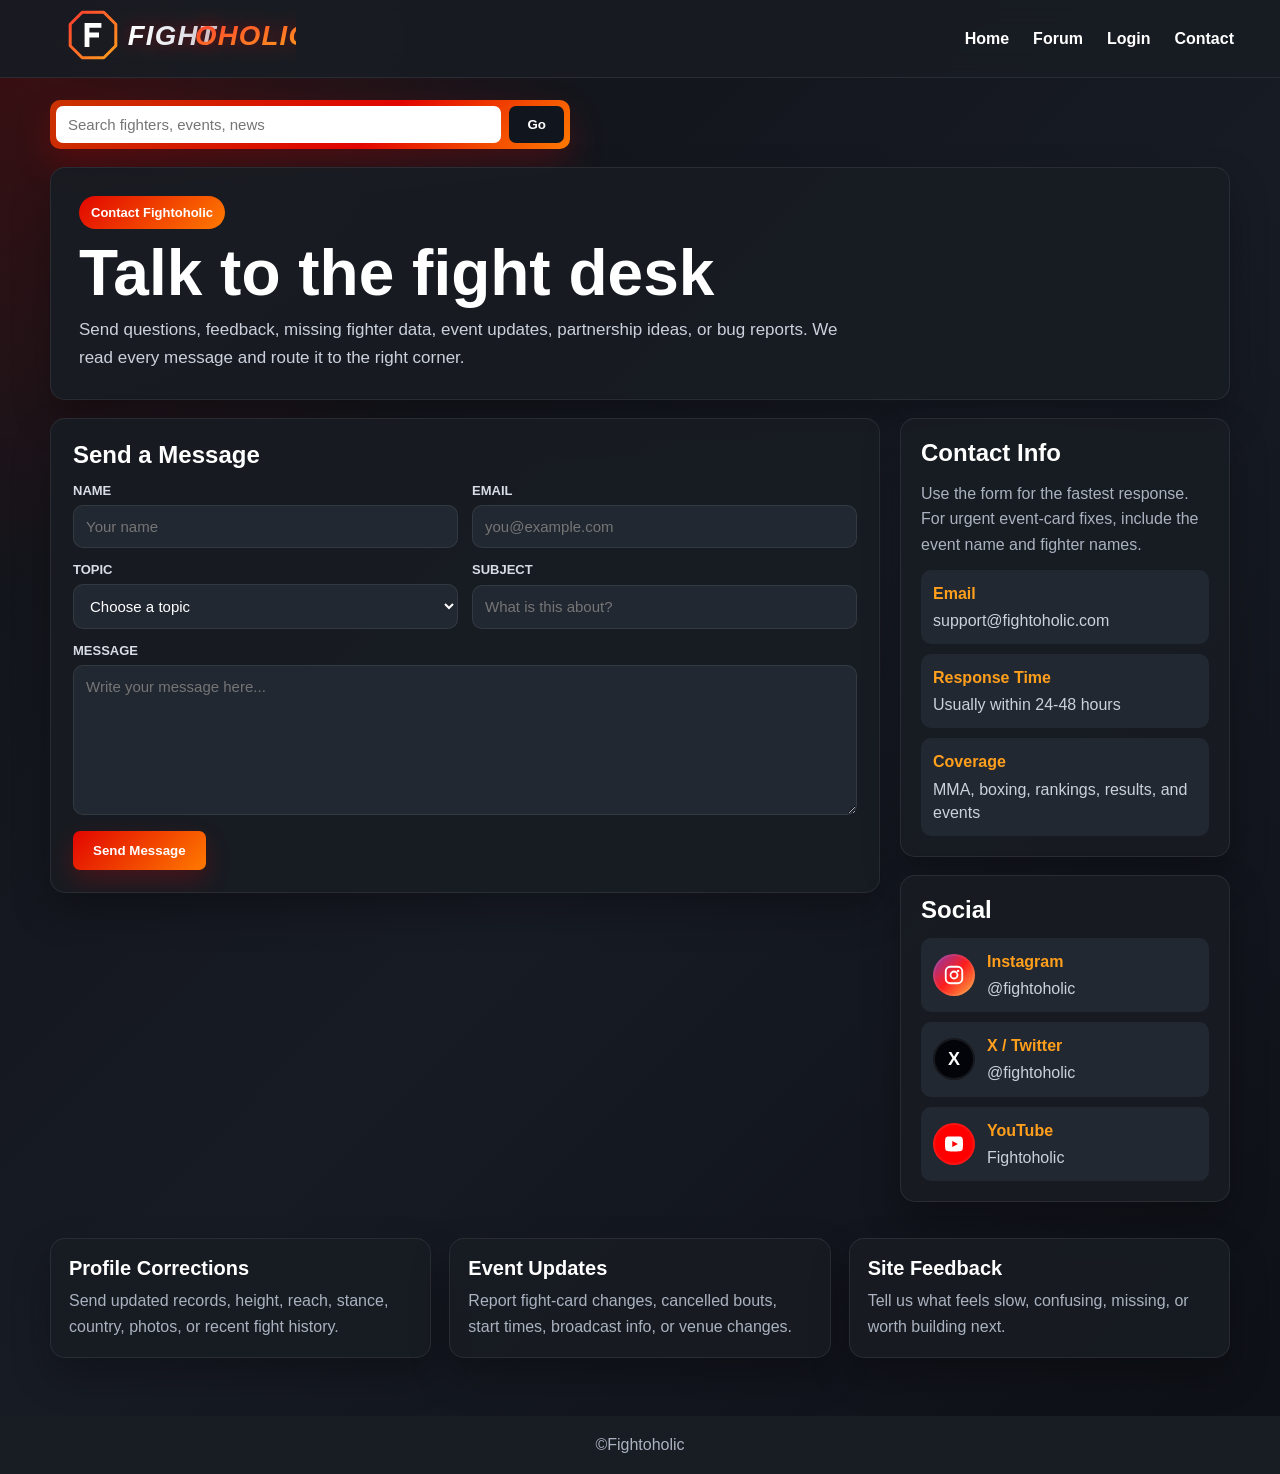
<file: projecttapo/html/contactpage.html>
<!DOCTYPE html>
<html lang="en">
<head>
  <meta charset="UTF-8">
  <meta name="viewport" content="width=device-width, initial-scale=1.0">
  <title>Contact | Fightoholic</title>
  <link rel="stylesheet" href="../css/contactpage.css">
</head>
<body>
  <nav>
    <div class="logo">
      <a class="ac" href="../index.html"
          ><svg class="site-logo" width="250" height="60" viewBox="0 0 180 50" fill="none" xmlns="http://www.w3.org/2000/svg">
  <defs>
    <linearGradient id="opt1Text" x1="0%" y1="0%" x2="100%" y2="0%">
      <stop offset="0%" stop-color="#FFFFFF" />
      <stop offset="100%" stop-color="#CFD5DF" />
    </linearGradient>
    <linearGradient id="opt1Glow" x1="0%" y1="0%" x2="100%" y2="100%">
      <stop offset="0%" stop-color="#FF3B30" />
      <stop offset="100%" stop-color="#FF9F1C" />
    </linearGradient>
  </defs>
  <path d="M6 16 L16 6 H34 L44 16 V34 L34 44 H16 L6 34 Z" fill="none" stroke="url(#opt1Glow)" stroke-width="2.5" stroke-linejoin="round"/>
  
  <path d="M18 15 H32 V19 H22 V23 H30 V27 H22 V35 H18 Z" fill="#FFFFFF" />
  
  <text x="54" y="33" font-family="'Impact', 'Arial Black', sans-serif" font-size="23" font-style="italic" font-weight="900" fill="url(#opt1Text)" letter-spacing="1">FIGHT</text>
  <text x="110" y="33" font-family="'Impact', 'Arial Black', sans-serif" font-size="23" font-style="italic" font-weight="900" fill="url(#opt1Glow)" letter-spacing="1">OHOLIC</text>
</svg></a>
    </div>
    <ul>
       <li><a class="c" href="../index.html">Home</a></li>
        <li><a class="c" href="forum.html">Forum</a></li>
        <li><a class="c" href="login.html">Login</a></li>
        <li><a class="c" href="contactpage.html">Contact</a></li>
    </ul>
  </nav>

  <main class="page">
    <form class="search-bar">
      <input type="text" id="searchBox" placeholder="Search fighters, events, news">
      <button type="button" onclick="searchBoxer()">Go</button>
    </form>

    <section class="card contact-hero">
      <span class="badge">Contact Fightoholic</span>
      <h1>Talk to the fight desk</h1>
      <p>Send questions, feedback, missing fighter data, event updates, partnership ideas, or bug reports. We read every message and route it to the right corner.</p>
    </section>

    <div class="contact-layout">
      <section class="card form-card">
        <h2>Send a Message</h2>
        <form id="contactForm">
          <div class="form-grid">
            <div class="field">
              <label for="name">Name</label>
              <input type="text" id="name" placeholder="Your name" required>
            </div>

            <div class="field">
              <label for="email">Email</label>
              <input type="email" id="email" placeholder="you@example.com" required>
            </div>

            <div class="field">
              <label for="topic">Topic</label>
              <select id="topic" required>
                <option value="">Choose a topic</option>
                <option>Fighter profile update</option>
                <option>Event correction</option>
                <option>Prediction issue</option>
                <option>Partnership</option>
                <option>General feedback</option>
              </select>
            </div>

            <div class="field">
              <label for="subject">Subject</label>
              <input type="text" id="subject" placeholder="What is this about?" required>
            </div>

            <div class="field full">
              <label for="message">Message</label>
              <textarea id="message" placeholder="Write your message here..." required></textarea>
            </div>
          </div>

          <button class="submit-btn" type="submit">Send Message</button>
          <div class="contact-status" id="contactStatus">Thanks. Your message has been prepared for Fightoholic.</div>
        </form>
      </section>

      <aside>
        <section class="card side-card">
          <h2>Contact Info</h2>
          <p>Use the form for the fastest response. For urgent event-card fixes, include the event name and fighter names.</p>
          <ul class="contact-list">
            <li><strong>Email</strong>support@fightoholic.com</li>
            <li><strong>Response Time</strong>Usually within 24-48 hours</li>
            <li><strong>Coverage</strong>MMA, boxing, rankings, results, and events</li>
          </ul>
        </section>

        <section class="card side-card">
          <h2>Social</h2>
          <ul class="contact-list social-links">
            <li>
              <a class="social-link instagram" href="https://www.instagram.com/fightoholic" target="_blank" rel="noopener">
                <span class="social-icon" aria-hidden="true">
                  <svg viewBox="0 0 24 24">
                    <path d="M7.8 2h8.4A5.81 5.81 0 0 1 22 7.8v8.4a5.81 5.81 0 0 1-5.8 5.8H7.8A5.81 5.81 0 0 1 2 16.2V7.8A5.81 5.81 0 0 1 7.8 2Zm0 2A3.81 3.81 0 0 0 4 7.8v8.4A3.81 3.81 0 0 0 7.8 20h8.4a3.81 3.81 0 0 0 3.8-3.8V7.8A3.81 3.81 0 0 0 16.2 4H7.8Zm8.7 2.2a1.3 1.3 0 1 1 0 2.6 1.3 1.3 0 0 1 0-2.6ZM12 7.2a4.8 4.8 0 1 1 0 9.6 4.8 4.8 0 0 1 0-9.6Zm0 2a2.8 2.8 0 1 0 0 5.6 2.8 2.8 0 0 0 0-5.6Z"/>
                  </svg>
                </span>
                <span><strong>Instagram</strong>@fightoholic</span>
              </a>
            </li>
            <li>
              <a class="social-link x-twitter" href="https://x.com/fightoholic" target="_blank" rel="noopener">
                <span class="social-icon" aria-hidden="true">X</span>
                <span><strong>X / Twitter</strong>@fightoholic</span>
              </a>
            </li>
            <li>
              <a class="social-link youtube" href="https://www.youtube.com/@fightoholic" target="_blank" rel="noopener">
                <span class="social-icon" aria-hidden="true">
                  <svg viewBox="0 0 24 24">
                    <path d="M21.6 7.2s-.2-1.6-.8-2.3c-.8-.9-1.7-.9-2.1-1C15.8 3.7 12 3.7 12 3.7s-3.8 0-6.7.2c-.4.1-1.3.1-2.1 1-.6.7-.8 2.3-.8 2.3S2.2 9.1 2.2 11v1.8c0 1.9.2 3.8.2 3.8s.2 1.6.8 2.3c.8.9 1.9.9 2.4 1 1.7.2 6.4.2 6.4.2s3.8 0 6.7-.2c.4-.1 1.3-.1 2.1-1 .6-.7.8-2.3.8-2.3s.2-1.9.2-3.8V11c0-1.9-.2-3.8-.2-3.8ZM10.1 15.2V8.7l6.2 3.3-6.2 3.2Z"/>
                  </svg>
                </span>
                <span><strong>YouTube</strong>Fightoholic</span>
              </a>
            </li>
          </ul>
        </section>
      </aside>
    </div>

    <section class="support-grid">
      <article class="card support-card">
        <h3>Profile Corrections</h3>
        <p>Send updated records, height, reach, stance, country, photos, or recent fight history.</p>
      </article>

      <article class="card support-card">
        <h3>Event Updates</h3>
        <p>Report fight-card changes, cancelled bouts, start times, broadcast info, or venue changes.</p>
      </article>

      <article class="card support-card">
        <h3>Site Feedback</h3>
        <p>Tell us what feels slow, confusing, missing, or worth building next.</p>
      </article>
    </section>
  </main>

  <footer>
    <p>&copy;Fightoholic</p>
  </footer>

  <script>
    function searchBoxer() {
      const query = document.getElementById("searchBox").value.trim();
      if (query) {
        alert("Searching for: " + query);
      }
    }

    document.getElementById("contactForm").addEventListener("submit", function (event) {
      event.preventDefault();
      document.getElementById("contactStatus").style.display = "block";
      this.reset();
    });
  </script>
</body>
</html>
</file>
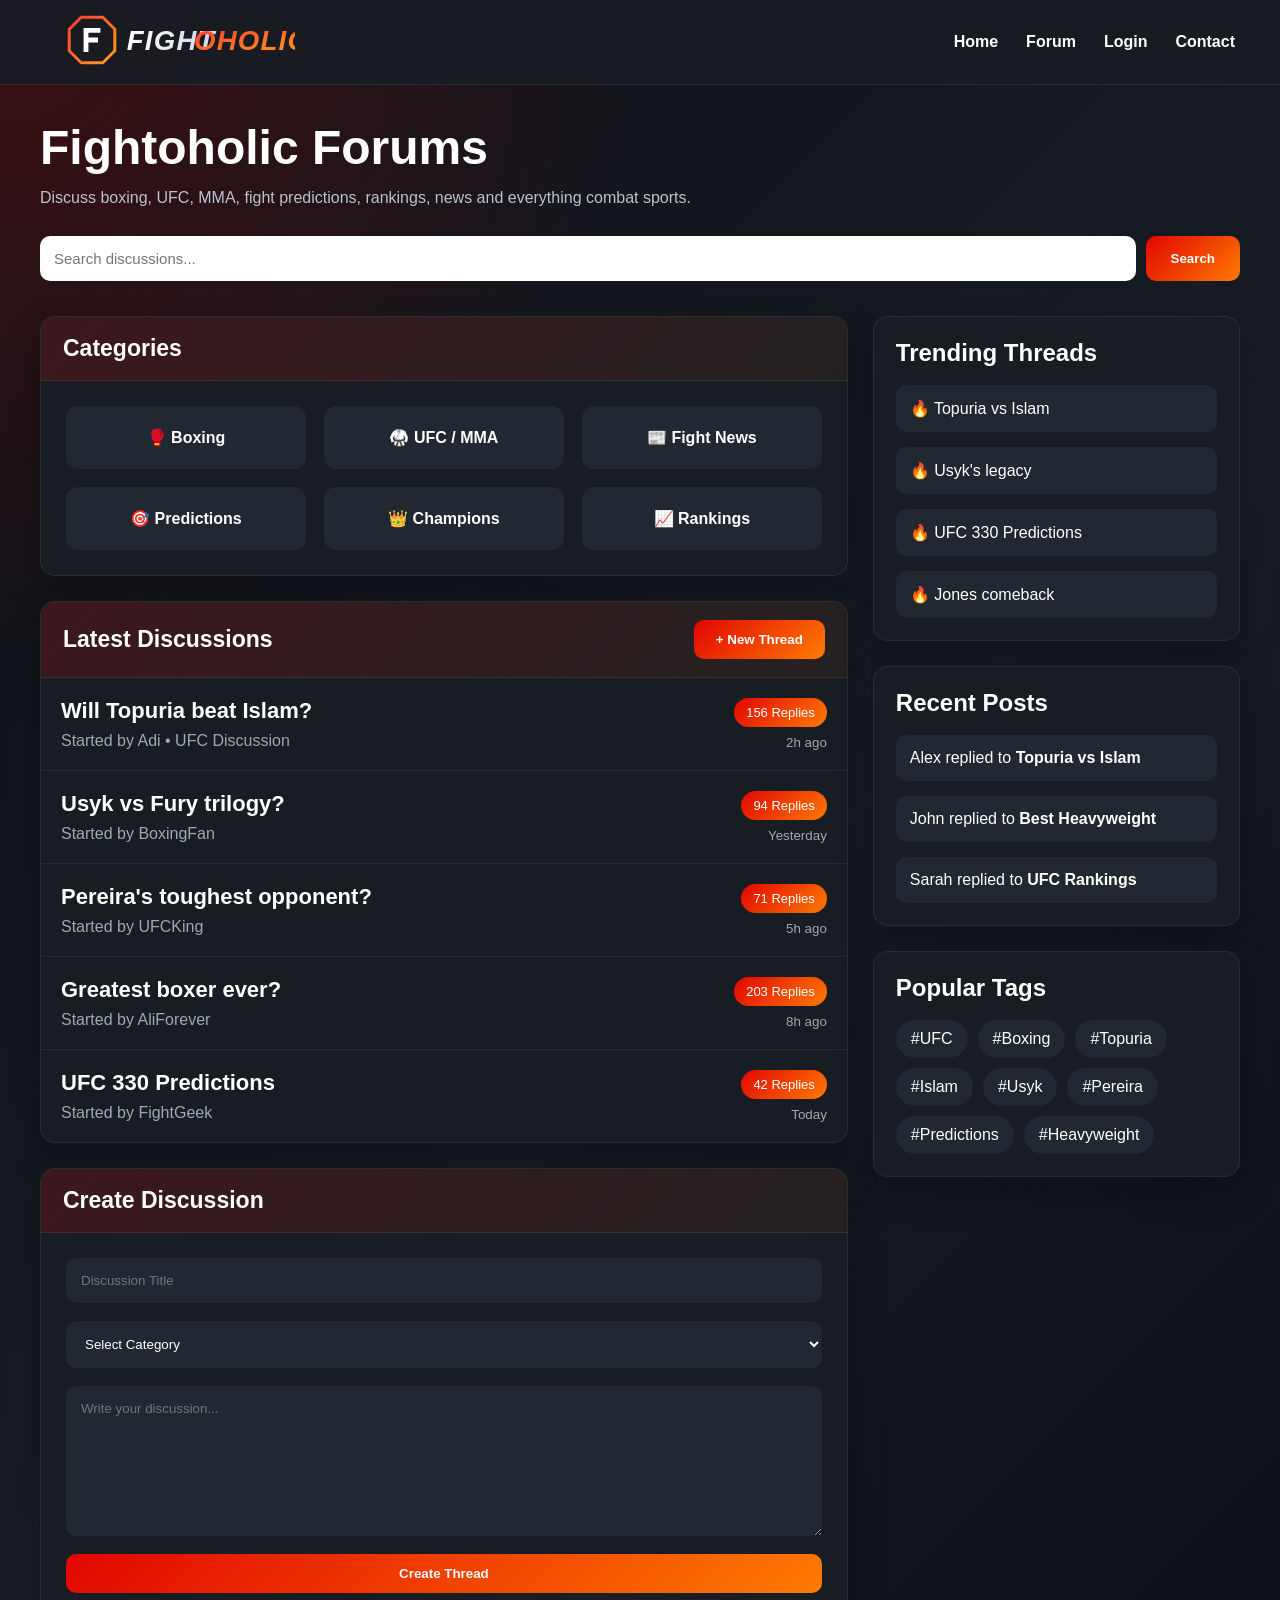
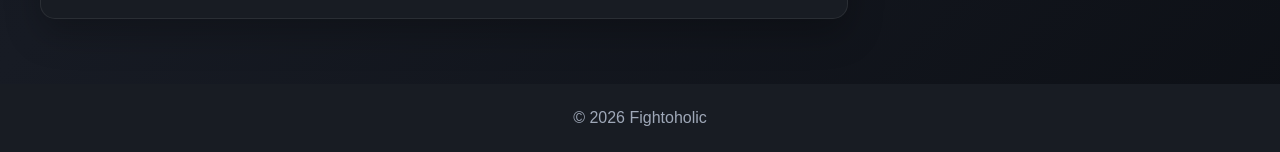
<file: projecttapo/html/forum.html>
<!DOCTYPE html>
<html lang="en">
<head>
    <meta charset="UTF-8">
    <meta name="viewport" content="width=device-width, initial-scale=1.0">
    <title>Fightoholic Forum</title>
   <link rel="stylesheet" href="../css/forum.css">

</head>
<body>

<nav>
    <div class="logo">
         <a class="ac" href="../index.html"
          ><svg class="site-logo" width="250" height="60" viewBox="0 0 180 50" fill="none" xmlns="http://www.w3.org/2000/svg">
  <defs>
    <linearGradient id="opt1Text" x1="0%" y1="0%" x2="100%" y2="0%">
      <stop offset="0%" stop-color="#FFFFFF" />
      <stop offset="100%" stop-color="#CFD5DF" />
    </linearGradient>
    <linearGradient id="opt1Glow" x1="0%" y1="0%" x2="100%" y2="100%">
      <stop offset="0%" stop-color="#FF3B30" />
      <stop offset="100%" stop-color="#FF9F1C" />
    </linearGradient>
  </defs>
  <path d="M6 16 L16 6 H34 L44 16 V34 L34 44 H16 L6 34 Z" fill="none" stroke="url(#opt1Glow)" stroke-width="2.5" stroke-linejoin="round"/>
  
  <path d="M18 15 H32 V19 H22 V23 H30 V27 H22 V35 H18 Z" fill="#FFFFFF" />
  
  <text x="54" y="33" font-family="'Impact', 'Arial Black', sans-serif" font-size="23" font-style="italic" font-weight="900" fill="url(#opt1Text)" letter-spacing="1">FIGHT</text>
  <text x="110" y="33" font-family="'Impact', 'Arial Black', sans-serif" font-size="23" font-style="italic" font-weight="900" fill="url(#opt1Glow)" letter-spacing="1">OHOLIC</text>
</svg></a>
    </div>

    <ul>
        <li><a class="c" href="../index.html">Home</a></li>
        <li><a class="c" href="forum.html">Forum</a></li>
        <li><a class="c" href="login.html">Login</a></li>
        <li><a class="c" href="contactpage.html">Contact</a></li>
    </ul>
</nav>

<!-- ================= HEADER ================= -->

<header class="forum-header">

    <h1>Fightoholic Forums</h1>

    <p>
        Discuss boxing, UFC, MMA, fight predictions,
        rankings, news and everything combat sports.
    </p>

    <div class="search-box">
        <input type="text" placeholder="Search discussions...">
        <button>Search</button>
    </div>

</header>

<!-- ================= MAIN ================= -->

<div class="container">

    <!-- LEFT -->

    <main>

        <!-- Categories -->

        <section class="card">

            <div class="section-title">
                <h2>Categories</h2>
            </div>

            <div class="categories">

                <div class="category">
                    🥊 Boxing
                </div>

                <div class="category">
                    🥋 UFC / MMA
                </div>

                <div class="category">
                    📰 Fight News
                </div>

                <div class="category">
                    🎯 Predictions
                </div>

                <div class="category">
                    👑 Champions
                </div>

                <div class="category">
                    📈 Rankings
                </div>

            </div>

        </section>

        <!-- Latest Discussions -->

        <section class="card">

            <div class="section-title">

                <h2>Latest Discussions</h2>

                <button class="new-thread">
                    + New Thread
                </button>

            </div>

            <div class="thread">

                <div>

                    <h3>
                        Will Topuria beat Islam?
                    </h3>

                    <p>
                        Started by Adi • UFC Discussion
                    </p>

                </div>

                <div class="thread-info">

                    <span>156 Replies</span>

                    <small>2h ago</small>

                </div>

            </div>

            <div class="thread">

                <div>

                    <h3>
                        Usyk vs Fury trilogy?
                    </h3>

                    <p>
                        Started by BoxingFan
                    </p>

                </div>

                <div class="thread-info">

                    <span>94 Replies</span>

                    <small>Yesterday</small>

                </div>

            </div>

            <div class="thread">

                <div>

                    <h3>
                        Pereira's toughest opponent?
                    </h3>

                    <p>
                        Started by UFCKing
                    </p>

                </div>

                <div class="thread-info">

                    <span>71 Replies</span>

                    <small>5h ago</small>

                </div>

            </div>

            <div class="thread">

                <div>

                    <h3>
                        Greatest boxer ever?
                    </h3>

                    <p>
                        Started by AliForever
                    </p>

                </div>

                <div class="thread-info">

                    <span>203 Replies</span>

                    <small>8h ago</small>

                </div>

            </div>

            <div class="thread">

                <div>

                    <h3>
                        UFC 330 Predictions
                    </h3>

                    <p>
                        Started by FightGeek
                    </p>

                </div>

                <div class="thread-info">

                    <span>42 Replies</span>

                    <small>Today</small>

                </div>

            </div>

        </section>

        <!-- Create Thread -->

        <section class="card">

            <div class="section-title">

                <h2>Create Discussion</h2>

            </div>

            <form id="threadForm">

                <input
                type="text"
                placeholder="Discussion Title">

                <select>

                    <option>
                        Select Category
                    </option>

                    <option>
                        Boxing
                    </option>

                    <option>
                        UFC / MMA
                    </option>

                    <option>
                        Fight News
                    </option>

                    <option>
                        Predictions
                    </option>

                    <option>
                        Rankings
                    </option>

                </select>

                <textarea
                rows="8"
                placeholder="Write your discussion..."></textarea>

                <button type="submit">

                    Create Thread

                </button>

            </form>

        </section>

    </main>

    <!-- RIGHT SIDEBAR -->

    <aside>

        <!-- Trending Threads -->

        <section class="card">

            <h2>
                Trending Threads
            </h2>

            <ul class="side-list">

                <li>

                    🔥 Topuria vs Islam

                </li>

                <li>

                    🔥 Usyk's legacy

                </li>

                <li>

                    🔥 UFC 330 Predictions

                </li>

                <li>

                    🔥 Jones comeback

                </li>

            </ul>

        </section>

        <!-- Recent Posts -->

        <section class="card">

            <h2>

                Recent Posts

            </h2>

            <ul class="side-list">

                <li>

                    Alex replied to
                    <strong>
                        Topuria vs Islam
                    </strong>

                </li>

                <li>

                    John replied to
                    <strong>
                        Best Heavyweight
                    </strong>

                </li>

                <li>

                    Sarah replied to
                    <strong>
                        UFC Rankings
                    </strong>

                </li>

            </ul>

        </section>

        <!-- Popular Tags -->

        <section class="card">

            <h2>

                Popular Tags

            </h2>

            <div class="tags">

                <span>#UFC</span>

                <span>#Boxing</span>

                <span>#Topuria</span>

                <span>#Islam</span>

                <span>#Usyk</span>

                <span>#Pereira</span>

                <span>#Predictions</span>

                <span>#Heavyweight</span>

            </div>

        </section>

    </aside>

</div>

<!-- ================= FOOTER ================= -->

<footer>

    © 2026 Fightoholic

</footer>

<!-- <script src=""></script> -->

</body>
</html>
</file>
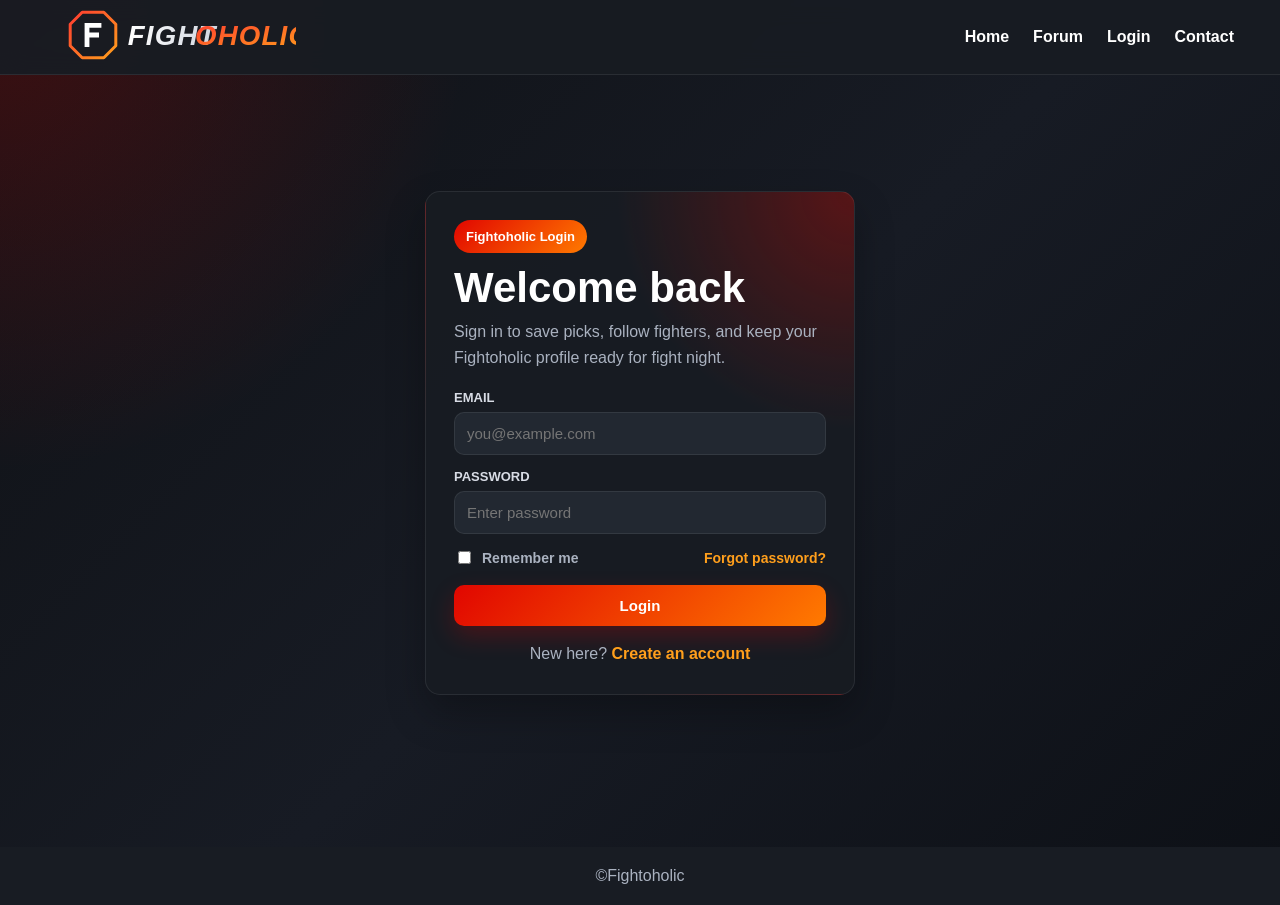
<file: projecttapo/html/login.html>
<!DOCTYPE html>
<html lang="en">
<head>
  <meta charset="UTF-8">
  <meta name="viewport" content="width=device-width, initial-scale=1.0">
  <title>Login | Fightoholic</title>
  <link rel="stylesheet" href="../css/login.css">
</head>
<body>
  <nav>
    <div class="logo">
      <a class="ac" href="../index.html"
          ><svg class="site-logo" width="250" height="60" viewBox="0 0 180 50" fill="none" xmlns="http://www.w3.org/2000/svg">
  <defs>
    <linearGradient id="opt1Text" x1="0%" y1="0%" x2="100%" y2="0%">
      <stop offset="0%" stop-color="#FFFFFF" />
      <stop offset="100%" stop-color="#CFD5DF" />
    </linearGradient>
    <linearGradient id="opt1Glow" x1="0%" y1="0%" x2="100%" y2="100%">
      <stop offset="0%" stop-color="#FF3B30" />
      <stop offset="100%" stop-color="#FF9F1C" />
    </linearGradient>
  </defs>
  <path d="M6 16 L16 6 H34 L44 16 V34 L34 44 H16 L6 34 Z" fill="none" stroke="url(#opt1Glow)" stroke-width="2.5" stroke-linejoin="round"/>
  
  <path d="M18 15 H32 V19 H22 V23 H30 V27 H22 V35 H18 Z" fill="#FFFFFF" />
  
  <text x="54" y="33" font-family="'Impact', 'Arial Black', sans-serif" font-size="23" font-style="italic" font-weight="900" fill="url(#opt1Text)" letter-spacing="1">FIGHT</text>
  <text x="110" y="33" font-family="'Impact', 'Arial Black', sans-serif" font-size="23" font-style="italic" font-weight="900" fill="url(#opt1Glow)" letter-spacing="1">OHOLIC</text>
</svg></a>
    </div>
    <ul>
     <li><a class="c" href="../index.html">Home</a></li>
        <li><a class="c" href="forum.html">Forum</a></li>
        <li><a class="c" href="login.html">Login</a></li>
        <li><a class="c" href="contactpage.html">Contact</a></li>
    </ul>
  </nav>

  <main class="page">
    <section class="login-card">
      <span class="badge">Fightoholic Login</span>
      <h1>Welcome back</h1>
      <p class="intro">Sign in to save picks, follow fighters, and keep your Fightoholic profile ready for fight night.</p>

      <form id="loginForm">
        <div class="field">
          <label for="email">Email</label>
          <input type="email" id="email" placeholder="you@example.com" required>
        </div>

        <div class="field">
          <label for="password">Password</label>
          <input type="password" id="password" placeholder="Enter password" required>
        </div>

        <div class="login-options">
          <label>
            <input type="checkbox">
            Remember me
          </label>
          <a href="#">Forgot password?</a>
        </div>

        <button class="login-btn" type="submit">Login</button>
        <div class="login-status" id="loginStatus">Login form submitted.</div>
      </form>

      <p class="signup">New here? <a href="#">Create an account</a></p>
    </section>
      <script>
    document.getElementById("loginForm").addEventListener("submit", function (event) {
    event.preventDefault();

    const email = document.getElementById("email").value.trim();
    const password = document.getElementById("password").value;
    const status = document.getElementById("loginStatus");

    status.style.display = "block";

    if (!email.endsWith("@gmail.com")) {
        status.textContent = "Please enter a Gmail address.";
        return;
    }

    if (password.length < 8 || !password.includes("@")) {
        status.textContent =
            "Password must be at least 8 characters and include @.";
        return;
    }

    status.textContent = "Login successful.";
});
  </script>
  </main>

  <footer>
    <p>&copy;Fightoholic</p>
  </footer>
</body>
</html>
</file>
<file: projecttapo/css/contactpage.css>
body {
      margin: 0;
      padding: 0;
      min-height: 100vh;
      color: #ffffff;
      font-family: Arial, sans-serif;
      background:
        radial-gradient(circle at top left, rgba(225, 6, 0, 0.22), transparent 30%),
        linear-gradient(135deg, #0f1115 0%, #171b24 52%, #0d1016 100%);
    }

    h1,
    h2,
    h3,
    p,
    ul {
      margin: 0;
      padding: 0;
    }

    a {
      color: inherit;
      text-decoration: none;
    }

    button,
    input,
    select,
    textarea {
      font-family: inherit;
    }

    * {
      box-sizing: border-box;
    }

    nav {
      display: flex;
      justify-content: space-between;
      align-items: center;
      padding: 5px 46px;
      background: rgba(24, 28, 35, 0.94);
      border-bottom: 1px solid rgba(255, 255, 255, 0.08);
      position: sticky;
      top: 0;
      z-index: 10;
      backdrop-filter: blur(12px);
    }

    nav img {
      margin-left: 30px;
      width: 80px;
      height: 80px;
      border-radius: 50%;
      object-fit: cover;
    }

    .logo {
      font-size: 29px;
      font-weight: bold;
      color: #e10600;
      text-shadow: 0 0 18px rgba(225, 6, 0, 0.45);
    }

    nav ul {
      display: flex;
      gap: 24px;
      list-style: none;
    }

    .c {
      color: #ffffff;
      font-weight: 700;
      position: relative;
      transition: 0.3s;
    }

    .c::after {
      content: "";
      position: absolute;
      left: 0;
      bottom: -8px;
      width: 0;
      height: 2px;
      background: linear-gradient(90deg, #e10600, #ff9f1c);
      transition: 0.3s;
    }

    .c:hover,
    .c.active {
      color: #ff3b30;
    }

    .c:hover::after,
    .c.active::after {
      width: 100%;
    }

    .ac:hover img {
      transition: 0.5s;
      transform: scale(1.12);
      border: 2px solid rebeccapurple;
    }

    .page {
      width: min(1180px, calc(100% - 32px));
      margin: 0 auto;
      padding: 22px 0 36px;
    }

    .search-bar {
      display: grid;
      grid-template-columns: 1fr auto;
      gap: 8px;
      max-width: 520px;
      margin-bottom: 18px;
      padding: 6px;
      border-radius: 10px;
      background: linear-gradient(135deg, #c93300, #e10600 62%, #ff7a00);
      box-shadow: 0 15px 35px rgba(225, 6, 0, 0.22);
    }

    .search-bar input {
      min-width: 0;
      padding: 10px 12px;
      border: 0;
      outline: 0;
      border-radius: 7px;
      font-size: 15px;
      background-color: white;
    }

    .search-bar button,
    .submit-btn {
      padding: 10px 18px;
      border: 0;
      border-radius: 7px;
      color: #ffffff;
      background: #11151d;
      font-weight: bold;
      cursor: pointer;
      transition: 0.3s;
    }

    .search-bar button:hover,
    .submit-btn:hover {
      background: #ffffff;
      color: #e10600;
    }

    .contact-hero {
      padding: 28px;
      background:
        radial-gradient(circle at top right, rgba(225, 6, 0, 0.32), transparent 36%),
        rgba(24, 28, 35, 0.94);
    }

    .card {
      background: rgba(24, 28, 35, 0.94);
      border: 1px solid rgba(255, 255, 255, 0.08);
      border-radius: 15px;
      box-shadow: 0 18px 38px rgba(0, 0, 0, 0.28);
      transition: 0.3s;
      overflow: hidden;
    }

    .card:hover {
      transform: translateY(-4px);
      border-color: rgba(225, 6, 0, 0.42);
    }

    .badge {
      display: inline-block;
      padding: 9px 12px;
      border-radius: 999px;
      color: #ffffff;
      background: linear-gradient(135deg, #e10600, #ff7a00);
      font-size: 13px;
      font-weight: bold;
      white-space: nowrap;
      margin-bottom: 14px;
    }

    .contact-hero h1 {
      font-size: clamp(38px, 6vw, 64px);
      line-height: 0.96;
      margin-bottom: 12px;
    }

    .contact-hero p {
      max-width: 790px;
      color: #cbd1dc;
      line-height: 1.6;
      font-size: 17px;
    }

    .contact-layout {
      display: grid;
      grid-template-columns: minmax(0, 1fr) 330px;
      gap: 20px;
      align-items: start;
      margin-top: 18px;
    }

    .form-card {
      padding: 22px;
    }

    .form-card h2,
    .side-card h2 {
      font-size: 24px;
      margin-bottom: 14px;
    }

    .form-grid {
      display: grid;
      grid-template-columns: repeat(2, minmax(0, 1fr));
      gap: 14px;
    }

    .field {
      display: grid;
      gap: 7px;
    }

    .field.full {
      grid-column: 1 / -1;
    }

    label {
      color: #d8dce5;
      font-size: 13px;
      font-weight: bold;
      text-transform: uppercase;
    }

    input,
    select,
    textarea {
      width: 100%;
      padding: 12px;
      border: 1px solid rgba(255, 255, 255, 0.08);
      border-radius: 10px;
      outline: 0;
      color: #ffffff;
      background: #222831;
      font-size: 15px;
    }

    input:focus,
    select:focus,
    textarea:focus {
      border-color: rgba(255, 159, 28, 0.72);
      box-shadow: 0 0 0 4px rgba(225, 6, 0, 0.12);
    }

    textarea {
      min-height: 150px;
      resize: vertical;
    }

    select option {
      background: #181c23;
    }

    .submit-btn {
      margin-top: 16px;
      padding: 12px 20px;
      background: linear-gradient(135deg, #e10600, #ff7a00);
      box-shadow: 0 10px 24px rgba(225, 6, 0, 0.24);
    }

    .contact-status {
      display: none;
      margin-top: 14px;
      padding: 12px;
      border-radius: 10px;
      color: #ffffff;
      background: linear-gradient(135deg, #183b6b, #2563eb);
      line-height: 1.5;
      font-weight: bold;
    }

    .side-card {
      padding: 20px;
      margin-bottom: 18px;
    }

    .side-card p {
      color: #aab2c0;
      line-height: 1.6;
    }

    .contact-list {
      display: grid;
      gap: 10px;
      list-style: none;
      margin-top: 12px;
    }

    .contact-list li {
      padding: 12px;
      border-radius: 10px;
      background: #222831;
      color: #cbd1dc;
      line-height: 1.45;
    }

    .contact-list strong {
      display: block;
      color: #ff9f1c;
      margin-bottom: 4px;
    }

    .social-links li {
      padding: 0;
      overflow: hidden;
    }

    .social-link {
      display: grid;
      grid-template-columns: 42px minmax(0, 1fr);
      gap: 12px;
      align-items: center;
      padding: 12px;
      color: #cbd1dc;
      transition: 0.3s;
    }

    .social-link:hover {
      color: #ffffff;
      background: linear-gradient(135deg, rgba(225, 6, 0, 0.42), rgba(37, 99, 235, 0.42));
    }

    .social-link:hover strong {
      color: #ffffff;
    }

    .social-icon {
      width: 42px;
      height: 42px;
      border-radius: 50%;
      display: grid;
      place-items: center;
      color: #ffffff;
      font-size: 18px;
      font-weight: bold;
      background: #11151d;
      box-shadow: inset 0 0 0 2px rgba(255, 255, 255, 0.08);
    }
    .site-logo:hover{
        cursor: pointer;
        transition: .6s;
        transform: scale(1.1);
      }

    .social-icon svg {
      width: 22px;
      height: 22px;
      fill: currentColor;
    }

    .instagram .social-icon {
      background: linear-gradient(135deg, #833ab4, #fd1d1d, #fcb045);
    }

    .x-twitter .social-icon {
      background: #02040a;
    }

    .youtube .social-icon {
      background: #ff0000;
    }

    .support-grid {
      display: grid;
      grid-template-columns: repeat(3, minmax(0, 1fr));
      gap: 18px;
      margin-top: 18px;
    }

    .support-card {
      padding: 18px;
    }

    .support-card h3 {
      font-size: 20px;
      margin-bottom: 8px;
    }

    .support-card p {
      color: #aab2c0;
      line-height: 1.6;
    }

    footer {
      margin-top: 22px;
      padding: 20px;
      text-align: center;
      color: #aab2c0;
      background: #181c23;
    }
</file>
<file: projecttapo/css/forum.css>
*{
    margin:0;
    padding:0;
    box-sizing:border-box;
    font-family:Arial,sans-serif;
}

body{
    background:
    radial-gradient(circle at top left, rgba(225,6,0,.22), transparent 30%),
    linear-gradient(135deg,#0f1115 0%,#171b24 55%,#0d1016 100%);
    color:#fff;
    min-height:100vh;
}

a{
    text-decoration:none;
    color:white;
}

ul{
    list-style:none;
}

/* ===========================
   NAVBAR
=========================== */

nav{
    display:flex;
    justify-content:space-between;
    align-items:center;
    padding:10px 45px;
    background:rgba(24,28,35,.94);
    border-bottom:1px solid rgba(255,255,255,.08);
    backdrop-filter:blur(12px);
    position:sticky;
    top:0;
    z-index:999;
}

.logo img{
    width:75px;
    height:75px;
    border-radius:50%;
    object-fit:cover;
}

nav ul{
    display:flex;
    gap:28px;
}

nav ul a{
    font-weight:bold;
    position:relative;
    transition:.3s;
}

nav ul a:hover{
    color:#ff4b33;
}

nav ul a::after{
    content:"";
    position:absolute;
    left:0;
    bottom:-6px;
    width:0;
    height:2px;
    background:linear-gradient(90deg,#e10600,#ff7a00);
    transition:.3s;
}

nav ul a:hover::after{
    width:100%;
}

/* ===========================
   HEADER
=========================== */

.forum-header{
    width:min(1200px,95%);
    margin:35px auto;
}

.forum-header h1{
    font-size:48px;
    margin-bottom:10px;
}

.forum-header p{
    color:#b9c2d0;
    line-height:1.6;
    margin-bottom:25px;
}

.search-box{
    display:flex;
    gap:10px;
}

.search-box input{
    flex:1;
    padding:14px;
    border:none;
    outline:none;
    border-radius:10px;
    font-size:15px;
}

.search-box button{
    padding:0 25px;
    border:none;
    border-radius:10px;
    cursor:pointer;
    color:white;
    font-weight:bold;
    background:linear-gradient(135deg,#e10600,#ff7a00);
    transition:.3s;
}

.search-box button:hover{
    transform:translateY(-2px);
}

/* ===========================
   LAYOUT
=========================== */

.container{
    width:min(1200px,95%);
    margin:auto;
    display:grid;
    grid-template-columns:2.2fr 1fr;
    gap:25px;
}

/* ===========================
   CARD
=========================== */

.card{
    background:#181c23;
    border:1px solid rgba(255,255,255,.08);
    border-radius:15px;
    margin-bottom:25px;
    overflow:hidden;
    transition:.3s;
    box-shadow:0 15px 35px rgba(0,0,0,.25);
}

.card:hover{
    transform:translateY(-4px);
    border-color:rgba(225,6,0,.5);
}

.section-title{
    display:flex;
    justify-content:space-between;
    align-items:center;
    padding:18px 22px;
    background:linear-gradient(135deg,rgba(225,6,0,.18),rgba(255,122,0,.05));
    border-bottom:1px solid rgba(255,255,255,.08);
}

.section-title h2{
    font-size:23px;
}

/* ===========================
   CATEGORY
=========================== */

.categories{
    display:grid;
    grid-template-columns:repeat(auto-fit,minmax(180px,1fr));
    gap:18px;
    padding:25px;
}

.category{
    background:#222831;
    padding:22px;
    text-align:center;
    border-radius:12px;
    cursor:pointer;
    transition:.3s;
    font-weight:bold;
}

.category:hover{
    transform:translateY(-5px);
    background:linear-gradient(135deg,#e10600,#ff7a00);
}

/* ===========================
   THREADS
=========================== */

.thread{
    display:flex;
    justify-content:space-between;
    align-items:center;
    padding:20px;
    border-bottom:1px solid rgba(255,255,255,.06);
    transition:.3s;
}

.thread:last-child{
    border:none;
}

.thread:hover{
    background:#222831;
}

.thread h3{
    margin-bottom:8px;
    font-size:22px;
}

.thread p{
    color:#9fa8b8;
}

.thread-info{
    text-align:right;
}

.thread-info span{
    display:inline-block;
    padding:7px 12px;
    border-radius:50px;
    background:linear-gradient(135deg,#e10600,#ff7a00);
    font-size:13px;
    margin-bottom:8px;
}

.thread-info small{
    display:block;
    color:#9fa8b8;
}

/* ===========================
   BUTTON
=========================== */

.new-thread,
form button{

    background:linear-gradient(135deg,#e10600,#ff7a00);
    color:white;
    border:none;
    padding:12px 22px;
    border-radius:10px;
    cursor:pointer;
    font-weight:bold;
    transition:.3s;
}

.new-thread:hover,
form button:hover{

    transform:translateY(-2px);

}

form{

    display:flex;
    flex-direction:column;
    gap:18px;
    padding:25px;

}
.site-logo:hover{
        cursor: pointer;
        transition: .6s;
        transform: scale(1.1);
      }

form input,
form select,
form textarea{

    background:#222831;
    border:none;
    color:white;
    padding:15px;
    border-radius:10px;
    outline:none;
    resize:vertical;

}

/* ===========================
   SIDEBAR
=========================== */

aside .card{

    padding:22px;

}

aside h2{

    margin-bottom:18px;

}

.side-list{

    display:flex;
    flex-direction:column;
    gap:15px;

}

.side-list li{

    background:#222831;
    padding:14px;
    border-radius:10px;
    transition:.3s;

}

.side-list li:hover{

    background:#2a323f;

}

/* ===========================
   TAGS
=========================== */

.tags{

    display:flex;
    flex-wrap:wrap;
    gap:10px;

}

.tags span{

    background:#222831;
    padding:10px 15px;
    border-radius:50px;
    transition:.3s;
    cursor:pointer;

}

.tags span:hover{

    background:linear-gradient(135deg,#e10600,#ff7a00);

}

/* ===========================
   FOOTER
=========================== */

footer{

    margin-top:40px;
    padding:25px;
    text-align:center;
    color:#9fa8b8;
    background:#181c23;

}
</file>
<file: projecttapo/css/login.css>
body {
      margin: 0;
      padding: 0;
      min-height: 100vh;
      color: #ffffff;
      font-family: Arial, sans-serif;
      background:
        radial-gradient(circle at top left, rgba(225, 6, 0, 0.22), transparent 30%),
        linear-gradient(135deg, #0f1115 0%, #171b24 52%, #0d1016 100%);
    }

    h1,
    p,
    ul {
      margin: 0;
      padding: 0;
    }

    a {
      color: inherit;
      text-decoration: none;
    }

    button,
    input {
      font-family: inherit;
    }

    * {
      box-sizing: border-box;
    }

    nav {
      display: flex;
      justify-content: space-between;
      align-items: center;
      padding: 5px 46px;
      background: rgba(24, 28, 35, 0.94);
      border-bottom: 1px solid rgba(255, 255, 255, 0.08);
      position: sticky;
      top: 0;
      z-index: 10;
      backdrop-filter: blur(12px);
    }

    nav img {
      margin-left: 30px;
      width: 80px;
      height: 80px;
      border-radius: 50%;
      object-fit: cover;
    }

    nav ul {
      display: flex;
      gap: 24px;
      list-style: none;
    }

    .c {
      color: #ffffff;
      font-weight: 700;
      position: relative;
      transition: 0.3s;
    }

    .c::after {
      content: "";
      position: absolute;
      left: 0;
      bottom: -8px;
      width: 0;
      height: 2px;
      background: linear-gradient(90deg, #e10600, #ff9f1c);
      transition: 0.3s;
    }

    .c:hover,
    .c.active {
      color: #ff3b30;
    }

    .c:hover::after,
    .c.active::after {
      width: 100%;
    }

    .ac:hover img {
      transition: 0.5s;
      transform: scale(1.12);
      border: 2px solid rebeccapurple;
    }

    .page {
      width: min(1180px, calc(100% - 32px));
      min-height: calc(100vh - 150px);
      margin: 0 auto;
      padding: 22px 0 36px;
      display: grid;
      place-items: center;
    }

    .login-card {
      width: min(430px, 100%);
      padding: 28px;
      background:
        radial-gradient(circle at top right, rgba(225, 6, 0, 0.32), transparent 36%),
        rgba(24, 28, 35, 0.94);
      border: 1px solid rgba(255, 255, 255, 0.08);
      border-radius: 15px;
      box-shadow: 0 18px 38px rgba(0, 0, 0, 0.28);
    }

    .badge {
      display: inline-block;
      padding: 9px 12px;
      border-radius: 999px;
      color: #ffffff;
      background: linear-gradient(135deg, #e10600, #ff7a00);
      font-size: 13px;
      font-weight: bold;
      margin-bottom: 14px;
    }

    h1 {
      font-size: 42px;
      line-height: 1;
      margin-bottom: 10px;
    }

    .intro {
      color: #aab2c0;
      line-height: 1.6;
      margin-bottom: 20px;
    }

    .field {
      display: grid;
      gap: 7px;
      margin-bottom: 14px;
    }

    label {
      color: #d8dce5;
      font-size: 13px;
      font-weight: bold;
      text-transform: uppercase;
    }

    input {
      width: 100%;
      padding: 12px;
      border: 1px solid rgba(255, 255, 255, 0.08);
      border-radius: 10px;
      outline: 0;
      color: #ffffff;
      background: #222831;
      font-size: 15px;
    }

    input:focus {
      border-color: rgba(255, 159, 28, 0.72);
      box-shadow: 0 0 0 4px rgba(225, 6, 0, 0.12);
    }

    .login-options {
      display: flex;
      justify-content: space-between;
      gap: 12px;
      align-items: center;
      margin: 4px 0 18px;
      color: #aab2c0;
      font-size: 14px;
    }

    .login-options label {
      display: flex;
      gap: 8px;
      align-items: center;
      color: #aab2c0;
      font-size: 14px;
      text-transform: none;
    }

    .login-options input {
      width: auto;
      accent-color: #e10600;
    }

    .login-options a {
      color: #ff9f1c;
      font-weight: bold;
    }

    .login-btn {
      width: 100%;
      padding: 12px 18px;
      border: 0;
      border-radius: 10px;
      color: #ffffff;
      background: linear-gradient(135deg, #e10600, #ff7a00);
      font-size: 15px;
      font-weight: bold;
      cursor: pointer;
      transition: 0.3s;
      box-shadow: 0 10px 24px rgba(225, 6, 0, 0.24);
    }

    .login-btn:hover {
      background: linear-gradient(135deg, #183b6b, #2563eb);
      transform: translateY(-2px);
    }
    .site-logo:hover{
        cursor: pointer;
        transition: .6s;
        transform: scale(1.1);
      }

    .signup {
      margin-top: 16px;
      color: #aab2c0;
      text-align: center;
      line-height: 1.5;
    }

    .signup a {
      color: #ff9f1c;
      font-weight: bold;
    }

    .login-status {
      display: none;
      margin-top: 14px;
      padding: 12px;
      border-radius: 10px;
      color: #ffffff;
      background: linear-gradient(135deg, #183b6b, #2563eb);
      line-height: 1.5;
      font-weight: bold;
    }

    footer {
      margin-top: 22px;
      padding: 20px;
      text-align: center;
      color: #aab2c0;
      background: #181c23;
    }
</file>
